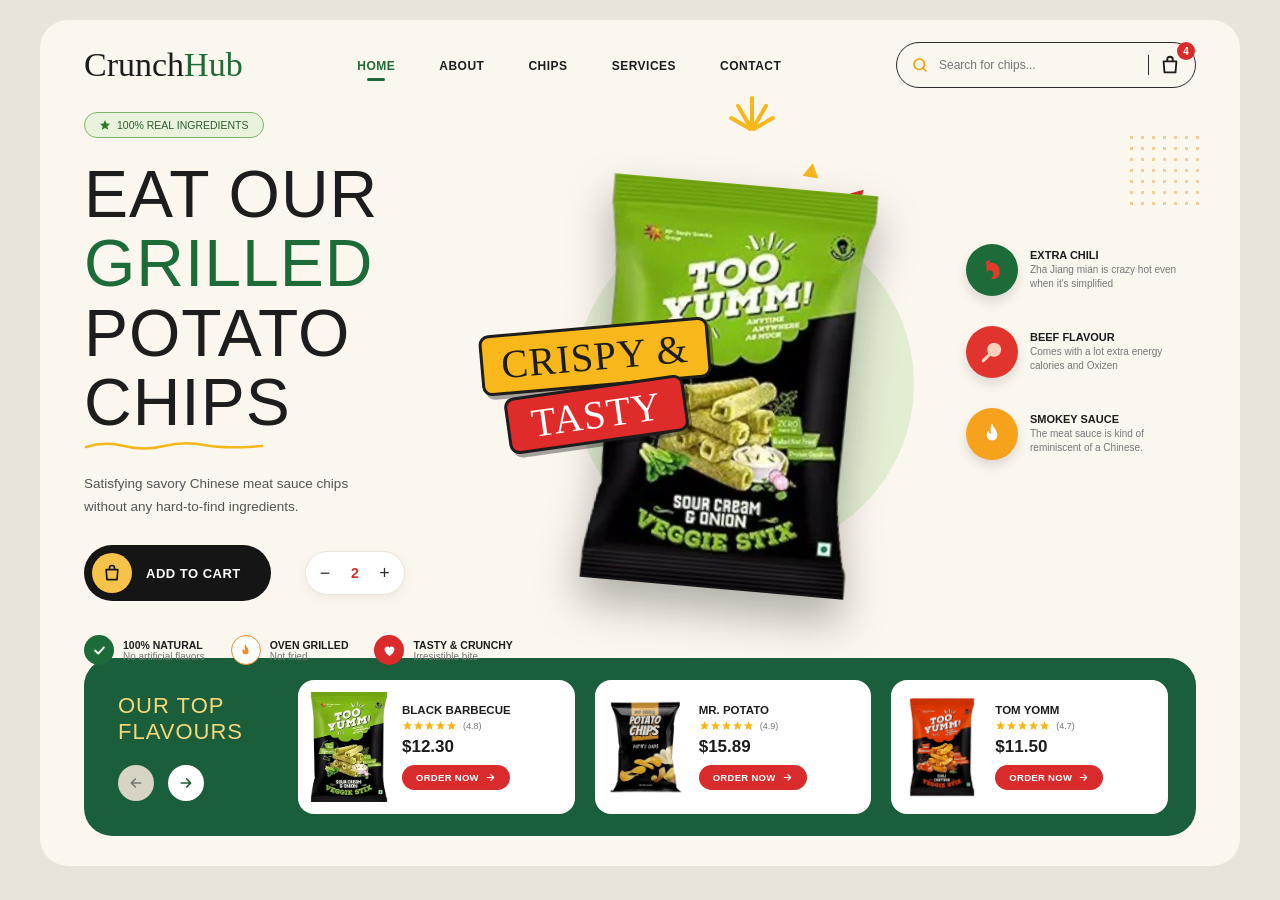
<file: CrunchHub/index.html>
<!DOCTYPE html>
<html lang="en">
<head>
    <meta charset="UTF-8">
    <meta name="viewport" content="width=device-width, initial-scale=1.0">
    <title>Crunch-Hub</title>
    <link rel="stylesheet" href="style.css">
</head>
<body>
  <!-- icons (sprite) -->
  <svg width="0" height="0" style="position:absolute">
    <symbol id="i-search" viewBox="0 0 24 24"><circle cx="11" cy="11" r="7" fill="none" stroke="currentColor" stroke-width="2.2"></circle><path d="M20 20l-4-4" stroke="currentColor" stroke-width="2.2" stroke-linecap="round"></path></symbol>
    <symbol id="i-bag" viewBox="0 0 24 24"><path d="M5 8h14l-1 12H6L5 8z" fill="none" stroke="currentColor" stroke-width="2" stroke-linejoin="round"></path><path d="M9 8V6a3 3 0 0 1 6 0v2" fill="none" stroke="currentColor" stroke-width="2"></path></symbol>
    <symbol id="i-star" viewBox="0 0 24 24"><path d="M12 2l3 7 7 .6-5.3 4.7 1.7 7.2L12 17.8 5.6 21.5l1.7-7.2L2 9.6 9 9z" fill="currentColor"></path></symbol>
    <symbol id="i-check" viewBox="0 0 24 24"><path d="M5 12l5 5 9-10" fill="none" stroke="currentColor" stroke-width="3" stroke-linecap="round" stroke-linejoin="round"></path></symbol>
    <symbol id="i-flame" viewBox="0 0 24 24"><path d="M12 2c1 4 5 6 5 11a5 5 0 0 1-10 0c0-2 1-3 2-4 0 2 1 3 2 3 0-4-1-6 1-10z" fill="currentColor"></path></symbol>
    <symbol id="i-heart" viewBox="0 0 24 24"><path d="M12 21s-8-5.5-8-11a4.5 4.5 0 0 1 8-2.5A4.5 4.5 0 0 1 20 10c0 5.5-8 11-8 11z" fill="currentColor"></path></symbol>
    <symbol id="i-arrow-r" viewBox="0 0 24 24"><path d="M5 12h14M13 6l6 6-6 6" fill="none" stroke="currentColor" stroke-width="2.5" stroke-linecap="round" stroke-linejoin="round"></path></symbol>
    <symbol id="i-arrow-l" viewBox="0 0 24 24"><path d="M19 12H5M11 6l-6 6 6 6" fill="none" stroke="currentColor" stroke-width="2.5" stroke-linecap="round" stroke-linejoin="round"></path></symbol>
    <symbol id="i-chili" viewBox="0 0 24 24"><path d="M7 7c5-4 13-1 12 8-.4 4-4 6-8 5 3-2 3-5 1-7-2-1-4-1-5 1z" fill="currentColor"></path><path d="M7 7c0-2 1-3 3-3" fill="none" stroke="currentColor" stroke-width="2"></path></symbol>
    <symbol id="i-meat" viewBox="0 0 24 24"><circle cx="14" cy="10" r="6.5" fill="currentColor"></circle><path d="M10 14l-6 6" stroke="currentColor" stroke-width="3" stroke-linecap="round"></path></symbol>
  </svg>

  <div class="page">

    <!-- NAVBAR -->
    <header class="nav">
      <div class="logo">Crunch<span>Hub</span></div>

      <ul class="nav-links">
        <li><a href="#" class="active">Home</a></li>
        <li><a href="#">About</a></li>
        <li><a href="#">Chips</a></li>
        <li><a href="#">Services</a></li>
        <li><a href="#">Contact</a></li>
      </ul>

      <div class="search">
        <svg class="ic search-ic"><use href="#i-search"></use></svg>
        <input type="text" placeholder="Search for chips...">
        <span class="sep"></span>
        <div class="cart">
          <svg class="ic"><use href="#i-bag"></use></svg>
          <b>4</b>
        </div>
      </div>
    </header>

    <!-- HERO -->
    <section class="hero">

      <div class="hero-left">
        <span class="badge"><svg class="ic"><use href="#i-star"></use></svg> 100% REAL INGREDIENTS</span>

        <h1>EAT OUR <em>GRILLED</em><br>POTATO CHIPS</h1>

        <svg class="squiggle" viewBox="0 0 180 10"><path d="M2 6 Q20 0 40 5 T80 5 T120 4 T178 5" fill="none" stroke="#F6B71C" stroke-width="2.5" stroke-linecap="round"></path></svg>

        <p class="desc">Satisfying savory Chinese meat sauce chips<br>without any hard-to-find ingredients.</p>

        <div class="cta">
          <button class="add-btn">
            <span class="add-ic"><svg class="ic"><use href="#i-bag"></use></svg></span>
            ADD TO CART
          </button>

          <div class="qty">
            <button>−</button>
            <span>2</span>
            <button>+</button>
          </div>
        </div>

        <div class="features">
          <div class="feat">
            <span class="f-ic green"><svg class="ic"><use href="#i-check"></use></svg></span>
            <div><h6>100% Natural</h6><p>No artificial flavors</p></div>
          </div>
          <div class="feat">
            <span class="f-ic orange"><svg class="ic"><use href="#i-flame"></use></svg></span>
            <div><h6>Oven Grilled</h6><p>Not fried</p></div>
          </div>
          <div class="feat">
            <span class="f-ic red"><svg class="ic"><use href="#i-heart"></use></svg></span>
            <div><h6>Tasty &amp; Crunchy</h6><p>Irresistible bite</p></div>
          </div>
        </div>
      </div>

      <div class="hero-center">
        <div class="circle"></div>
        <i class="tri t1"></i><i class="tri t2"></i><i class="tri t3"></i>
        <div class="rays"><i></i><i></i><i></i><i></i><i></i></div>

        <img class="bag" src="images/51ojMTNZ9_L._SY300_SX300_QL70_FMwebp_-removebg-preview.png" alt="chips packet">

        <span class="sticker s-yellow">CRISPY &amp;</span>
        <span class="sticker s-red">TASTY</span>
      </div>

      <div class="hero-right">
        <div class="dots"></div>

        <div class="flv">
          <span class="fl-ic dgreen"><svg class="ic"><use href="#i-chili"></use></svg></span>
          <div><h6>Extra Chili</h6><p>Zha Jiang mian is crazy hot even when it's simplified</p></div>
        </div>
        <div class="flv">
          <span class="fl-ic red"><svg class="ic"><use href="#i-meat"></use></svg></span>
          <div><h6>Beef Flavour</h6><p>Comes with a lot extra energy calories and Oxizen</p></div>
        </div>
        <div class="flv">
          <span class="fl-ic orange"><svg class="ic"><use href="#i-flame"></use></svg></span>
          <div><h6>Smokey Sauce</h6><p>The meat sauce is kind of reminiscent of a Chinese.</p></div>
        </div>
      </div>

    </section>

    <!-- TOP FLAVOURS -->
    <section class="top">
      <div class="top-title">
        <h3>OUR TOP<br>FLAVOURS</h3>
        <div class="arrows">
          <button class="prev"><svg class="ic"><use href="#i-arrow-l"></use></svg></button>
          <button class="next"><svg class="ic"><use href="#i-arrow-r"></use></svg></button>
        </div>
      </div>

      <div class="p-cards">

        <div class="p-card">
          <img src="images/51ojMTNZ9_L._SY300_SX300_QL70_FMwebp_-removebg-preview.png" alt="">
          <div class="p-info">
            <h5>Black Barbecue</h5>
            <div class="rate">
              <span class="stars"><svg class="ic"><use href="#i-star"></use></svg><svg class="ic"><use href="#i-star"></use></svg><svg class="ic"><use href="#i-star"></use></svg><svg class="ic"><use href="#i-star"></use></svg><svg class="ic"><use href="#i-star"></use></svg></span>
              <small>(4.8)</small>
            </div>
            <strong>$12.30</strong>
            <button class="order">ORDER NOW <svg class="ic"><use href="#i-arrow-r"></use></svg></button>
          </div>
        </div>

        <div class="p-card">
          <img src="images/snack-food-pouches-500x500-removebg-preview.png" alt="">
          <div class="p-info">
            <h5>Mr. Potato</h5>
            <div class="rate">
              <span class="stars"><svg class="ic"><use href="#i-star"></use></svg><svg class="ic"><use href="#i-star"></use></svg><svg class="ic"><use href="#i-star"></use></svg><svg class="ic"><use href="#i-star"></use></svg><svg class="ic"><use href="#i-star"></use></svg></span>
              <small>(4.9)</small>
            </div>
            <strong>$15.89</strong>
            <button class="order">ORDER NOW <svg class="ic"><use href="#i-arrow-r"></use></svg></button>
          </div>
        </div>

        <div class="p-card">
          <img src="images/images-removebg-preview.png" alt="">
          <div class="p-info">
            <h5>Tom Yomm</h5>
            <div class="rate">
              <span class="stars"><svg class="ic"><use href="#i-star"></use></svg><svg class="ic"><use href="#i-star"></use></svg><svg class="ic"><use href="#i-star"></use></svg><svg class="ic"><use href="#i-star"></use></svg><svg class="ic"><use href="#i-star"></use></svg></span>
              <small>(4.7)</small>
            </div>
            <strong>$11.50</strong>
            <button class="order">ORDER NOW <svg class="ic"><use href="#i-arrow-r"></use></svg></button>
          </div>
        </div>

      </div>
    </section>

  </div>


</body>
</html>
</file>
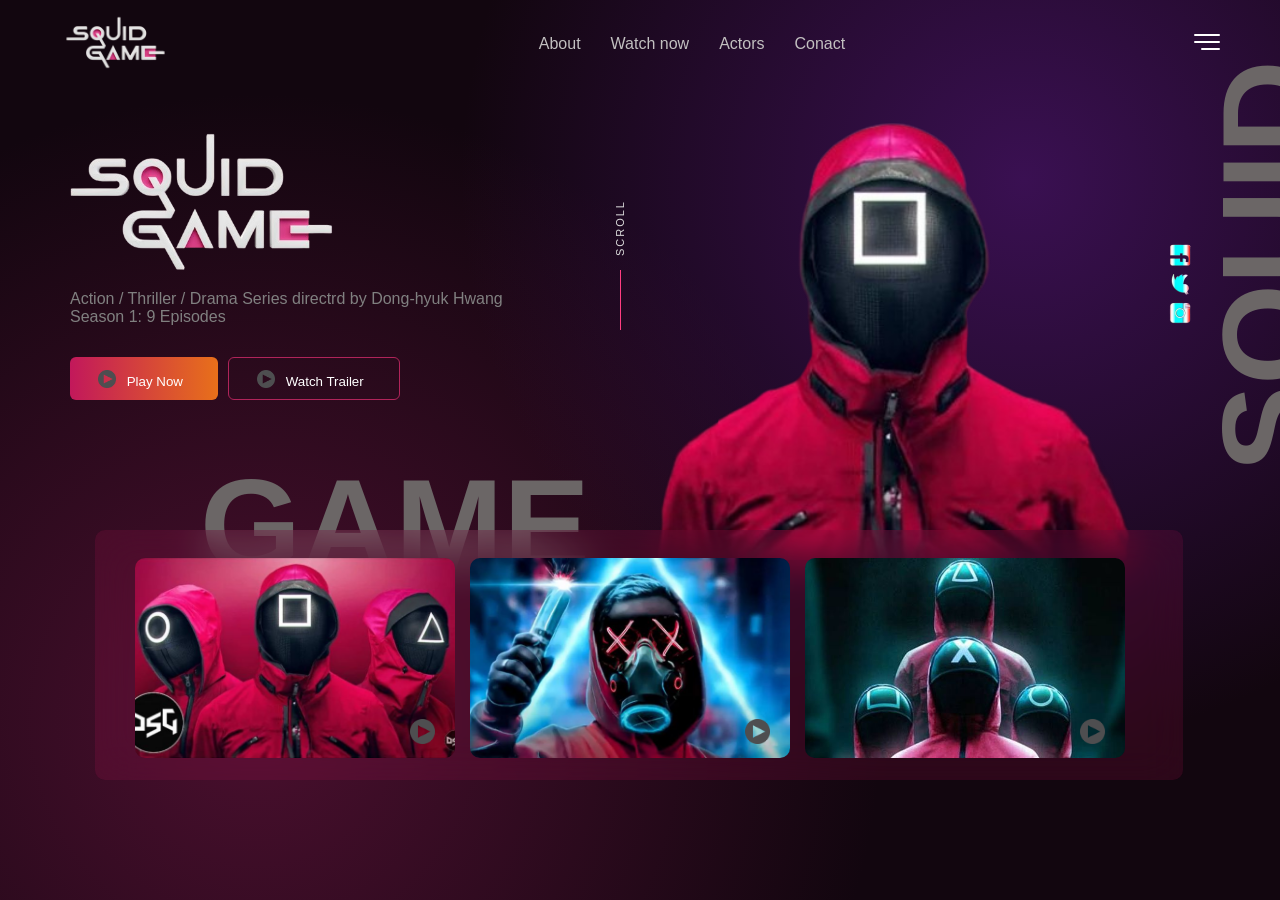
<file: Squid-game/index.html>
<!DOCTYPE html>
<html lang="en">

<head>
    <meta charset="UTF-8">
    <meta name="viewport" content="width=device-width, initial-scale=1.0">
    <title>Squid-Game</title>
    <link rel="stylesheet" href="style.css">
</head>

<body>
    <main>
        <nav>
            <div class="logo">
                <img src="images/logo.png" alt="logo">
            </div>
            <div class="links">
                <a href="#">About</a>
                <a href="#">Watch now</a>
                <a href="#">Actors</a>
                <a href="#">Conact</a>
            </div>
            <div class="menu">
                <img src="images/menu-icon-v2.svg" alt="menu">
            </div>
        </nav>
        <section class="section-1">
            <div class="left">
                <img class="name-img" src="images/logo.png" alt="name-image">
                <p class="meta">Action / Thriller / Drama Series directrd by Dong-hyuk Hwang<br>Season 1: 9 Episodes</p>
                <div class="btns">
                    <button class="btn1">
                        <img src="images/video-play-icon-11386.png" alt="play-button">
                        Play Now
                    </button>
                    <button class="btn2">
                        <img src="images/video-play-icon-11386.png" alt="play-button">
                        Watch Trailer
                    </button>

                </div>
                <h1>GAME</h1>
            </div>
            <div class="scroll">
                <span>SCROLL</span>
                <div class="line"></div>
            </div>
            <div class="right">
                <img class="player-img" src="images/player.png" alt="player-image">
                <div class="social-links">
                    <img src="images/social-image.png" alt="social-image">
                </div>
                <h1>SQUID</h1>
            </div>
        </section>
        <section class="section-2">
            <div class="cards">
                <div class="card1">
                    <img class="thumb" src="images/image1.jpg" alt="image1">
                    <img class="video-player" src="images/video-play-icon-11386.png" alt="vedoi-player">
                </div>
                <div class="card2">
                    <img class="thumb" src="images/image2.jpg" alt="image2">
                    <img class="video-player" src="images/video-play-icon-11386.png" alt="vedoi-player">
                </div>
                <div class="card3">
                    <img class="thumb" src="images/image3.jpg" alt="image3">
                    <img class="video-player" src="images/video-play-icon-11386.png" alt="vedoi-player">
                </div>
            </div>
        </section>
    </main>
</body>

</html>
</file>
<file: CrunchHub/style.css>
/* ---------- reset ---------- */
* {
  margin: 0;
  padding: 0;
  box-sizing: border-box;
  font-family: 'Poppins', 'Helvetica Neue', Arial, sans-serif;
}

body {
  background: #e9e4da;
  color: #1d1d1d;
}

button { border: none; background: none; cursor: pointer; font-family: inherit; }
ul { list-style: none; }
a { text-decoration: none; color: inherit; }

.ic { width: 1em; height: 1em; display: block; }

/* ---------- page card ---------- */
.page {
  width: 1200px;
  max-width: 100%;
  margin: 20px auto;
  padding: 22px 44px 30px;
  background: #fbf6ee;
  border-radius: 28px;
  position: relative;
  overflow: hidden;
}

/* ---------- navbar ---------- */
.nav {
  display: flex;
  justify-content: space-between;
  align-items: center;
}

.logo {
  font-family: 'Kaushan Script', cursive;
  font-size: 34px;
  color: #1d1d1d;
}
.logo span { color: #1e6b3a; font-family: inherit; }

.nav-links { display: flex; gap: 44px; }

.nav-links a {
  font-size: 12px;
  font-weight: 600;
  letter-spacing: 0.5px;
  text-transform: uppercase;
  position: relative;
  padding-bottom: 8px;
}

.nav-links a.active { color: #1e6b3a; }
.nav-links a.active::after {
  content: "";
  position: absolute;
  left: 50%;
  bottom: 0;
  width: 18px;
  height: 3px;
  border-radius: 3px;
  background: #1e6b3a;
  transform: translateX(-50%);
}

.search {
  width: 300px;
  height: 46px;
  display: flex;
  align-items: center;
  gap: 10px;
  padding: 0 14px;
  border: 1px solid #2b2b2b;
  border-radius: 999px;
}

.search-ic { font-size: 18px; color: #f59e0b; }

.search input {
  flex: 1;
  border: none;
  outline: none;
  background: transparent;
  font-size: 12px;
  color: #444;
  min-width: 0;
}

.sep { width: 1px; height: 20px; background: #2b2b2b; }

.cart { position: relative; font-size: 22px; }
.cart b {
  position: absolute;
  top: -12px;
  right: -14px;
  width: 18px;
  height: 18px;
  border-radius: 50%;
  background: #d92b2b;
  color: #fff;
  font-size: 10px;
  display: flex;
  align-items: center;
  justify-content: center;
}

/* ---------- hero ---------- */
.hero {
  position: relative;
  height: 560px;
  margin-top: 6px;
}

/* left column */
.hero-left {
  position: absolute;
  left: 0;
  top: 18px;
  width: 470px;
  z-index: 2;
}

.badge {
  display: inline-flex;
  align-items: center;
  gap: 6px;
  padding: 6px 14px;
  background: #e8f2dc;
  border: 1px solid #7db56a;
  border-radius: 999px;
  font-size: 10.5px;
  font-weight: 500;
  color: #2f5d2a;
}
.badge .ic { font-size: 12px; color: #2f7a2a; }

.hero-left h1 {
  margin-top: 22px;
  font-family: 'Anton', 'Impact', sans-serif;
  font-weight: 400;
  font-size: 66px;
  line-height: 1.05;
  letter-spacing: 1px;
  text-transform: uppercase;
}
.hero-left h1 em { font-style: normal; color: #1e6b3a; font-family: inherit; }

.squiggle { width: 180px; height: 10px; display: block; margin-top: 4px; }

.desc {
  margin-top: 22px;
  font-size: 13.5px;
  line-height: 1.7;
  color: #555;
}

.cta {
  margin-top: 26px;
  display: flex;
  align-items: center;
  gap: 34px;
}

.add-btn {
  display: flex;
  align-items: center;
  gap: 14px;
  padding: 8px 30px 8px 8px;
  background: #151515;
  color: #fff;
  border-radius: 999px;
  font-size: 13px;
  font-weight: 600;
  letter-spacing: 0.5px;
}

.add-ic {
  width: 40px;
  height: 40px;
  border-radius: 50%;
  background: #f6c34a;
  color: #151515;
  font-size: 20px;
  display: flex;
  align-items: center;
  justify-content: center;
}

.qty {
  width: 100px;
  height: 44px;
  display: flex;
  align-items: center;
  justify-content: space-between;
  padding: 0 14px;
  background: #fff;
  border: 1px solid #ebe4d6;
  border-radius: 999px;
  box-shadow: 0 4px 12px rgba(0, 0, 0, 0.05);
  font-size: 14px;
  font-weight: 600;
}
.qty button { font-size: 18px; color: #333; }
.qty span { color: #d92b2b; }

.features {
  margin-top: 34px;
  display: flex;
  gap: 26px;
}

.feat { display: flex; align-items: center; gap: 9px; }

.f-ic {
  width: 30px;
  height: 30px;
  border-radius: 50%;
  display: flex;
  align-items: center;
  justify-content: center;
  font-size: 15px;
  flex-shrink: 0;
}
.f-ic.green  { background: #1e6b3a; color: #fff; }
.f-ic.orange { background: #fff; color: #f28c28; border: 1.5px solid #f28c28; }
.f-ic.red    { background: #d92b2b; color: #fff; }

.feat h6 { font-size: 10.5px; font-weight: 700; text-transform: uppercase; }
.feat p  { font-size: 10px; color: #777; }

/* center column */
.hero-center {
  position: absolute;
  left: 430px;
  top: 0;
  width: 400px;
  height: 560px;
}

.circle {
  position: absolute;
  left: 60px;
  top: 120px;
  width: 340px;
  height: 340px;
  border-radius: 50%;
  background: #e3edd2;
}

.bag {
  position: absolute;
  left: 80px;
  top: 90px;
  width: 270px;
  transform: rotate(5deg);
  filter: drop-shadow(0 22px 22px rgba(0, 0, 0, 0.3));
  z-index: 1;
}

.sticker {
  position: absolute;
  z-index: 3;
  font-family: 'Bangers', 'Impact', cursive;
  letter-spacing: 1px;
  border: 3px solid #1d1d1d;
  border-radius: 10px;
  box-shadow: 3px 4px 0 rgba(0, 0, 0, 0.35);
}
.s-yellow {
  left: -34px;
  top: 232px;
  padding: 4px 18px;
  background: #f8b81c;
  color: #1d1d1d;
  font-size: 40px;
  transform: rotate(-5deg);
}
.s-red {
  left: -8px;
  top: 292px;
  padding: 2px 22px;
  background: #e02b2b;
  color: #fff;
  font-size: 40px;
  transform: rotate(-8deg);
}

.tri { position: absolute; width: 0; height: 0; border-style: solid; z-index: 0; }
.t1 { left: 292px; top: 72px;  border-width: 8px 0 8px 14px; border-color: transparent transparent transparent #f6b71c; transform: rotate(40deg); }
.t2 { left: 336px; top: 94px;  border-width: 7px 12px 7px 0;  border-color: transparent #d92b2b transparent transparent; transform: rotate(15deg); }
.t3 { left: 326px; top: 120px; border-width: 6px 6px 6px 6px; border-color: #f28c28 transparent transparent transparent; }

.rays { position: absolute; left: 198px; top: -4px; width: 80px; height: 40px; z-index: 0; }
.rays i {
  position: absolute;
  left: 38px;
  bottom: 0;
  width: 4px;
  height: 26px;
  border-radius: 3px;
  background: #f6b71c;
  transform-origin: bottom center;
}
.rays i:nth-child(1) { transform: rotate(-60deg); }
.rays i:nth-child(2) { transform: rotate(-30deg); height: 30px; }
.rays i:nth-child(3) { transform: rotate(0deg);   height: 34px; }
.rays i:nth-child(4) { transform: rotate(30deg);  height: 30px; }
.rays i:nth-child(5) { transform: rotate(60deg); }

/* right column */
.hero-right {
  position: absolute;
  right: 0;
  top: 150px;
  width: 230px;
  display: flex;
  flex-direction: column;
  gap: 30px;
}

.dots {
  position: absolute;
  right: -10px;
  top: -112px;
  width: 80px;
  height: 80px;
  background-image: radial-gradient(#e9a64a 1.6px, transparent 1.8px);
  background-size: 11px 11px;
  opacity: 0.5;
}

.flv { display: flex; align-items: center; gap: 12px; }

.fl-ic {
  width: 52px;
  height: 52px;
  border-radius: 50%;
  display: flex;
  align-items: center;
  justify-content: center;
  font-size: 26px;
  flex-shrink: 0;
  box-shadow: 0 6px 12px rgba(0, 0, 0, 0.12);
}
.fl-ic.dgreen { background: #1e6b3a; color: #e43a2c; }
.fl-ic.red    { background: #e2342f; color: #ffd0bd; }
.fl-ic.orange { background: #f6a21c; color: #fff; }

.flv h6 { font-size: 11px; font-weight: 700; text-transform: uppercase; }
.flv p  { margin-top: 2px; font-size: 10px; line-height: 1.4; color: #777; }

/* ---------- top flavours ---------- */
.top {
  margin-top: 4px;
  padding: 22px 28px 22px 34px;
  background: #1b5e3c;
  border-radius: 28px;
  display: flex;
  align-items: center;
  gap: 30px;
}

.top-title { width: 150px; flex-shrink: 0; }

.top-title h3 {
  font-family: 'Anton', 'Impact', sans-serif;
  font-weight: 400;
  font-size: 22px;
  line-height: 1.2;
  letter-spacing: 1px;
  color: #f6d77a;
}

.arrows { margin-top: 20px; display: flex; gap: 14px; }

.arrows button {
  width: 36px;
  height: 36px;
  border-radius: 50%;
  display: flex;
  align-items: center;
  justify-content: center;
  font-size: 16px;
}
.arrows .prev { background: #d7d3c5; color: #777; }
.arrows .next { background: #fff; color: #1b5e3c; }

.p-cards { flex: 1; display: flex; gap: 20px; }

.p-card {
  flex: 1;
  display: flex;
  align-items: center;
  gap: 14px;
  padding: 12px;
  background: #fff;
  border-radius: 16px;
}

.p-card img { width: 78px; height: 110px; object-fit: cover; flex-shrink: 0; }

.p-info h5 { font-size: 11.5px; font-weight: 700; text-transform: uppercase; }

.rate { margin-top: 4px; display: flex; align-items: center; gap: 6px; }
.stars { display: flex; font-size: 11px; color: #f6b71c; }
.rate small { font-size: 9px; color: #777; }

.p-info strong { display: block; margin-top: 6px; font-size: 17px; font-weight: 700; }

.order {
  margin-top: 8px;
  display: inline-flex;
  align-items: center;
  gap: 6px;
  padding: 7px 14px;
  background: #d92b2b;
  color: #fff;
  border-radius: 999px;
  font-size: 9.5px;
  font-weight: 700;
  letter-spacing: 0.3px;
}
.order .ic { font-size: 11px; }
</file>
<file: Squid-game/style.css>
* {
    margin: 0;
    padding: 0;
    box-sizing: border-box;
    font-family: 'helvetica neue', sans-serif;
}

html,
body {
    height: 100%;
    width: 100%;
    background:
        radial-gradient(circle at 80% 20%, #3a1052 0%, transparent 45%),
        radial-gradient(circle at 20% 80%, #4a0f2e 0%, transparent 50%),
        #12060f;
    background-attachment: fixed;
    background-repeat: no-repeat;
    background-size: cover;
    color: whitesmoke;
    overflow-x: hidden;
}

nav {
    display: flex;
    justify-content: space-between;
    align-items: center;
    margin: 0 60px 0 40px;
}

nav .links {
    display: flex;
    gap: 30px;
}

nav a {
    text-decoration: none;
    color: rgb(194, 192, 192);
}

.logo img {
    width: 150px;
}

.menu {
    cursor: pointer;
}

.section-1 {
    display: flex;
    align-items: center;
    justify-content: space-between;
}

.left .name-img {
    width: 400px;
}

.left .meta {
    position: absolute;
    top: 290px;
    color: gray;
    margin-left: 70px;
}

.btns {
    margin-left: 70px;
    margin-top: 40px;
    display: flex;
    gap: 10px;
    cursor: pointer;

}

.btn1 {
    background: linear-gradient(90deg, #c2185b 0%, #e8701a 100%);
    color: #fff;
    padding: 10px 35px;
    border-radius: 6px;
    border: none;
    cursor: pointer;
    align-items: center;
}

.btn2 {
    padding: 10px 35px;
    border-radius: 6px;
    border: 1.5px solid #b0245a;
    color: #fff;
    background: transparent;
    cursor: pointer;
    align-items: center;

}

.btn1 img,
.btn2 img {
    width: 18px;
    height: 18px;
    object-fit: contain;
    position: relative;
    left: -7px;
    top: 2px;
    cursor: pointer;
}

.left h1 {
    color: rgb(107, 102, 102);
    font-size: 130px;
    position: absolute;
    top: 450px;
    left: 200px;
}

.scroll {
    position: absolute;
    left: 48%;
    top: 200px;
    z-index: 2;

    display: flex;
    flex-direction: column;
    align-items: center;
    gap: 14px;
}

.scroll span {
    writing-mode: vertical-rl;
    transform: rotate(180deg);
    font-size: 11px;
    letter-spacing: 2px;
    color: #dbdbdb;
}

.scroll .line {
    width: 1.5px;
    height: 60px;
    background: #ff3d81;
}

.player-img {
    width: 800px;
    position: absolute;
    right: -10px;
    top: 110px;
}

.social-links img {
    width: 80px;
    writing-mode: vertical-rl;
    transform: rotate(90deg);
    position: absolute;
    right: 60px;
    cursor: pointer;
}

.right h1 {
    color: rgb(107, 102, 102);
    font-size: 130px;
    position: absolute;
    right: 0;
    top: 60px;
    writing-mode: vertical-rl;
    transform: translateX(42%) rotate(180deg);
}

.cards {
    width: 85%;
    height: 250px;
    background: rgba(201, 20, 92, 0.15);
    backdrop-filter: blur(20px);
    position: absolute;
    z-index: 1;
    top: 530px;
    left: 95px;
    border-radius: 10px;
    display: flex;
    gap: 15px;
}

.card1,
.card2,
.card3 {
    position: relative;
}

.card1 .thumb,
.card2 .thumb,
.card3 .thumb {
    width: 320px;
    height: 80%;
    position: relative;
    top: 28px;
    left: 40px;
    border-radius: 10px;
    object-fit: cover;
}

.card1 .video-player,
.card2 .video-player,
.card3 .video-player {
    position: absolute;
    right: -20px;
    bottom: 35px;
    width: 25px;
    height: 28px;
    object-fit: contain;
    cursor: pointer;
}
</file>
